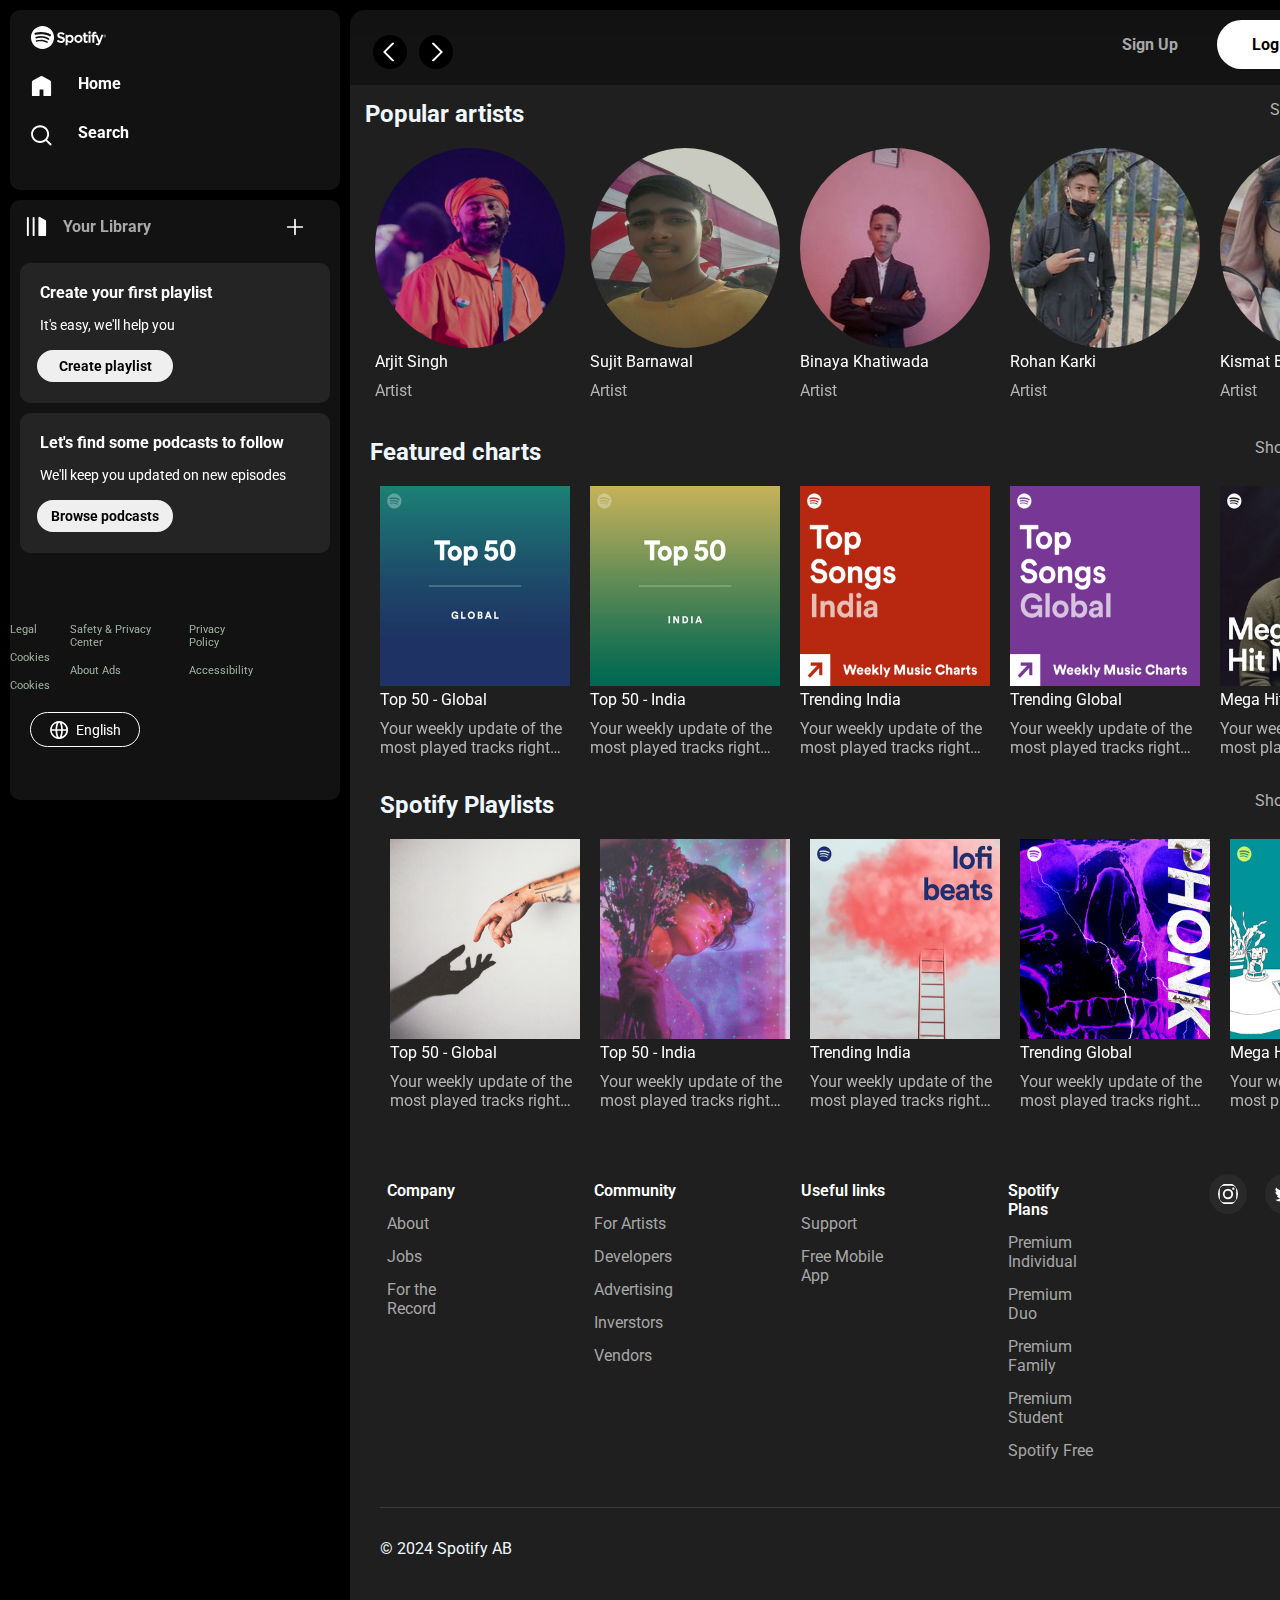
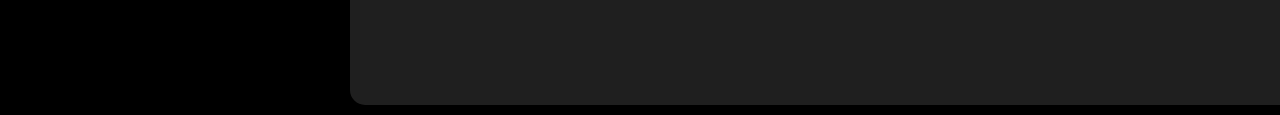
<file: index.html>
<!DOCTYPE html>
<html lang="en">

<head>
    <meta charset="UTF-8">
    <meta name="viewport" content="width=device-width, initial-scale=1.0">
    <link rel="stylesheet" href="left.css">
    <link rel="stylesheet" href="right.css">
    <link rel="stylesheet" href="utility.css">
    <title>Spotify - Web Player: Music for everyone</title>
</head>

<body>
    <div class="container">
        <div class="left">
            <div class="home">
                <ul>
                    <li><img class="invert" src="svgs\logo.svg" alt="Logo"></li>
                    <li><img class="invert" src="svgs\home.svg" alt="Home">Home</li>
                    <li><img class="invert" src="svgs\search.svg" alt="Search">Search</li>
                </ul>
            </div>

            <div class="library">
                <div class="heading">
                    <img class="invert" src="svgs/library.svg" alt="Collapse"> Your Library
                    <img id="plus" class="invert" src="svgs/plus.svg" alt="plus">
                </div>
                <div class="middle">
                    <div class="upper">
                        <div>Create your first playlist</div>
                        <div style="font-size: 14px; font-weight: 400;">It's easy, we'll help you</div>
                        <button id="cp">Create playlist</button>
                    </div>
                    <div class="lower">
                        <div>Let's find some podcasts to follow</div>
                        <div style="font-size: 14px; font-weight: 400;">We'll keep you updated on new episodes</div>
                        <button id="bp">Browse podcasts</button>
                    </div>
                </div>
                <div class="footer">
                    <div class="row">
                        <a href="">Legal</a>
                        <a href="">Cookies</a>
                        <a href="">Cookies</a>
                    </div>
                    <div class="row">
                        <a href="">Safety & Privacy Center</a>
                        <a href="">About Ads</a>
                    </div>
                    <div class="row">
                        <a href="">Privacy Policy</a>
                        <a href="">Accessibility</a>
                    </div>
                </div>
                <div class="language">
                    <button>
                        <img class="invert" src="svgs/globe.svg" alt="globe">English
                    </button>
                </div>
            </div>
        </div>

        

        <div class="right">
            <div class="header">
                <div class="content">

                    <div class="image">
                        <img id="leftarrow" src="svgs/leftarrow.svg" alt="leftarrow">
                        <img id="rightarrow" src="svgs/rightarrow.svg" alt="rightarrow">
                    </div>
                    <div class="login">
                        <a id="signup" href="">Sign Up</a>
                        <a id="login" href="">Log in</a>
                    </div>
                </div>
            </div>


            <div class="mid">
                <div class="playlist p1">
                    <div class="topic">
                        <h1 style="font-size: 24px; font-weight: 700;">Popular artists</h1>
                        <p style="color: #B3B3B3; font-size: 16px; font-weight: 400;">Show all</p>
                    </div>
                    <div class="box">
                        <a href="/arjit/index.html">
                            <div class="cards" id="arjit">
                                <button class="playbtn">
                                    <img src="Icons/play.png" alt="play">
                                </button>
                                <img class="image1" src="/artist/Arjit.jpeg" alt="Arjit">
                                <p>Arjit Singh</p>
                                <p id="artist" style="color: #B3B3B3;">Artist</p>
                            </div>
                        </a>
                        <div class="cards">
                            <button class="playbtn">
                                <img src="Icons/play.png" alt="play">
                            </button>
                            <img class="image1" src="/artist/sujit.jpg" alt="Sujit">
                            <p>Sujit Barnawal</p>
                            <p id="artist" style="color: #B3B3B3;">Artist</p>
                        </div>
                        <div class="cards">
                            <button class="playbtn">
                                <img src="Icons/play.png" alt="play">
                            </button>
                            <img class="image1" src="/artist/Binaya.jpg" alt="Binaya">
                            <p>Binaya Khatiwada</p>
                            <p id="artist" style="color: #B3B3B3;">Artist</p>
                        </div>
                        <div class="cards">
                            <button class="playbtn">
                                <img src="Icons/play.png" alt="play">
                            </button>
                            <img class="image1" src="/artist/Rohan.jpg" alt="Rohan">
                            <p>Rohan Karki</p>
                            <p id="artist" style="color: #B3B3B3;">Artist</p>
                        </div>
                        <div class="cards">
                            <button class="playbtn">
                                <img src="Icons/play.png" alt="play">
                            </button>
                            <img class="image1" src="/artist/Kismat.jpg" alt="Kismat">
                            <p>Kismat Bhandari</p>
                            <p id="artist" style="color: #B3B3B3;">Artist</p>
                        </div>
                        <div class="cards">
                            <button class="playbtn">
                                <img src="Icons/play.png" alt="play">
                            </button>
                            <img class="image1" src="/artist/Philip.jpg" alt="Philip">
                            <p>Philip Chhatkuli</p>
                            <p id="artist" style="color: #B3B3B3;">Artist</p>
                        </div>
                    </div>
                    <div class="playlist p2">
                        <div class="topic">
                            <h1 style="font-size: 24px; font-weight: 700;">Featured charts</h1>
                            <p style="color: #B3B3B3; font-size: 16px; font-weight: 400;">Show all</p>
                        </div>
                        <div class="box">
                            <div class="cards">
                                <button class="playbtn">
                                    <img src="Icons/play.png" alt="play">
                                </button>
                                <img src="/Featured Charts/img8.jpg" alt="">
                                <p>Top 50 - Global</p>
                                <p>Your weekly update of the most played tracks right now - Global.</p>
                            </div>
                            <div class="cards">
                                <button class="playbtn">
                                    <img src="Icons/play.png" alt="play">
                                </button>
                                <img src="/Featured Charts/img9.jpg" alt="">
                                <p>Top 50 - India</p>
                                <p>Your weekly update of the most played tracks right now - India.</p>
                            </div>
                            <div class="cards">
                                <button class="playbtn">
                                    <img src="Icons/play.png" alt="play">
                                </button>
                                <img src="/Featured Charts/img10.jpg" alt="">
                                <p>Trending India</p>
                                <p>Your weekly update of the most played tracks right now - India.</p>
                            </div>
                            <div class="cards">
                                <button class="playbtn">
                                    <img src="Icons/play.png" alt="play">
                                </button>
                                <img src="/Featured Charts/img16.jpg" alt="">
                                <p>Trending Global</p>
                                <p>Your weekly update of the most played tracks right now - Global.</p>
                            </div>
                            <div class="cards">
                                <button class="playbtn">
                                    <img src="Icons/play.png" alt="play">
                                </button>
                                <img src="/Featured Charts/img11.jpg" alt="">
                                <p>Mega Hits</p>
                                <p>Your weekly update of the most played tracks right now - Global.</p>
                            </div>
                            <div class="cards">
                                <button class="playbtn">
                                    <img src="Icons/play.png" alt="play">
                                </button>
                                <img src="/Featured Charts/img15.jpg" alt="">
                                <p>Happy Favourite</p>
                                <p>Your weekly update of the most played tracks right now - Global.</p>
                            </div>
                        </div>
                    </div>

                    <div class="playlist p3">
                        <div class="topic">
                            <h1 style="font-size: 24px; font-weight: 700;">Spotify Playlists</h1>
                            <p style="color: #B3B3B3; font-size: 16px; font-weight: 400;">Show all</p>
                        </div>
                        <div class="box">
                            <div class="cards">
                                <button class="playbtn">
                                    <img src="Icons/play.png" alt="play">
                                </button>
                                <img src="/Other images/img1.jpg" alt="">
                                <p>Top 50 - Global</p>
                                <p>Your weekly update of the most played tracks right now - Global.</p>
                            </div>
                            <div class="cards">
                                <button class="playbtn">
                                    <img src="Icons/play.png" alt="play">
                                </button>
                                <img src="/Other images/img2.jpg" alt="">
                                <p>Top 50 - India</p>
                                <p>Your weekly update of the most played tracks right now - India.</p>
                            </div>
                            <div class="cards">
                                <button class="playbtn">
                                    <img src="Icons/play.png" alt="play">
                                </button>
                                <img src="/Other images/img7.jpg" alt="">
                                <p>Trending India</p>
                                <p>Your weekly update of the most played tracks right now - India.</p>
                            </div>
                            <div class="cards">
                                <button class="playbtn">
                                    <img src="Icons/play.png" alt="play">
                                </button>
                                <img src="/Other images/img14.jpg" alt="">
                                <p>Trending Global</p>
                                <p>Your weekly update of the most played tracks right now - Global.</p>
                            </div>
                            <div class="cards">
                                <button class="playbtn">
                                    <img src="Icons/play.png" alt="play">
                                </button>
                                <img src="/Other images/img5.jpg" alt="">
                                <p>Mega Hits</p>
                                <p>Your weekly update of the most played tracks right now - Global.</p>
                            </div>
                            <div class="cards">
                                <button class="playbtn">
                                    <img src="Icons/play.png" alt="play">
                                </button>
                                <img src="/Other images/img6.jpg" alt="">
                                <p>Happy Favourite</p>
                                <p>Your weekly update of the most played tracks right now - Global.</p>
                            </div>
                        </div>
                    </div>


                </div>

                <div class="footer1">
                    <div class="grid">

                        <div class="rows">
                            <a class="head" href="">Company</a>
                            <a href="">About</a>
                            <a href="">Jobs</a>
                            <a href="">For the Record</a>
                        </div>
                        <div class="rows">
                            <a class="head" href="">Community</a>
                            <a href="">For Artists</a>
                            <a href="">Developers</a>
                            <a href="">Advertising</a>
                            <a href="">Inverstors</a>
                            <a href="">Vendors</a>
                        </div>
                        <div class="rows">
                            <a class="head" href="">Useful links</a>
                            <a href="">Support</a>
                            <a href="">Free Mobile App</a>
                        </div>
                        <div class="rows">
                            <a class="head" href="">Spotify Plans</a>
                            <a href="">Premium Individual</a>
                            <a href="">Premium Duo</a>
                            <a href="">Premium Family</a>
                            <a href="">Premium Student</a>
                            <a href="">Spotify Free</a>
                        </div>
                        <div class="icons">
                            <img src="/svgs/instagram.svg" alt="instagram">
                            <img src="/svgs/twiter.svg" alt="twiter">
                            <img src="/svgs/facebook.svg" alt="facebook">
                        </div>
                    </div>
                </div>
                <hr>
                <div class="last">
                    <p>© 2024 Spotify AB</p>
                </div>
            </div>
        </div>
        <script src="script.js"></script>
</body>

</html>
</file>
<file: left.css>
@import url('https://fonts.googleapis.com/css2?family=Roboto:ital,wght@0,100;0,300;0,400;0,500;0,700;0,900;1,100;1,300;1,400;1,500;1,700;1,900&display=swap');
*{
    margin: 0;
    padding: 0;
    font-family: "Roboto", sans-serif;
}
body{
    background-color: black;
}
.container{
    display: flex;
}
.left{
    width: 330px;
    height: 110vh;
    margin: 10px;
    font-size: 16px;
    font-weight: 700;
    color: rgb(255, 255, 255);
    position: fixed;
}

.home{
    border-radius: 10px;
    background-color: #121212;
    height: 180px;
}
.home ul li{
    list-style: none;
    gap: 25px;
    padding: 10px;
    display: flex;
    align-items: center;
    padding: 10px;
}
.home img{
    height: 23px;
    margin-left: 10px;
    margin-top: 6px;
}

.library{
    margin-top: 10px;
    background-color: #121212;
    height: 600px;
    border-radius: 10px;
}

.library .heading{
    color: #a9a9a9;
    padding: 15px;
    display: flex;
    align-items: center;
    gap: 15px;
}
#plus{
    display: flex;
    position: relative;
    left: 120px;
}
.middle{
    margin-top: 10px;
    margin-bottom: 70px;    
}
.middle .upper{
    background-color: #242424;
    border-radius: 10px;
    margin: 10px;
    height: 120px;
    padding: 10px;
}
.middle .upper div{
    margin: 10px;
    padding-bottom: 5px;
}
#cp{
    border: 2px solid #242424;
    font-family: "Roboto", sans-serif;
    display: flex;
    justify-content: center;
    align-items: center;
    margin: 5px;
    font-size: 14px;
    font-weight: 700;
    width: 140px;
    padding: 8px;
    border-radius: 25px;
}
#bp{
    border: 2px solid #242424;
    font-family: "Roboto", sans-serif;
    display: flex;
    justify-content: center;
    align-items: center;
    margin: 5px;
    font-size: 14px;
    font-weight: 700;
    width: 140px;
    padding: 8px;
    border-radius: 25px;
}

.middle .lower{
    background-color: #242424;
    border-radius: 10px;
    margin: 10px;
    height: 120px;
    padding: 10px;
}
.middle .lower div{
    margin: 10px;
    padding-bottom: 5px;
}


.library .footer{
    width: 19vw;
    display: flex;
    /* position: relative;
    top: 300px; */
    display: flex;
    justify-content: center;
    gap: 20px;
}
.library .footer a{
    color: #a0b3a2;
    font-size: 11px;
    font-weight: 400;
    text-decoration: none;
}
.footer .row{
    display: flex;
    flex-direction: column;
    gap: 15px;
}

.language button{
    font-size: 14px;
    border: 0.05px solid white;
    border-radius: 18px;
    display: flex;
    justify-content: center;
    align-items: center;
    margin: 20px;
    gap: 8px;
    width: 110px;
    height: 35px;
    padding: 5px;
    color: white;
    background-color: #121212;
    cursor: pointer;
}
.language button:hover{
    border: 2px solid white;
    font-size: 15px;
    transition: 0.05s;
    padding: 10px;
}
</file>
<file: right.css>
.right {
    color: aliceblue;
    background-color: #121212;
    width: 77.8vw;
    height: 180vh;
    margin-top: 10px;
    margin-left: 350px;
    margin-bottom: 85px;
    border-radius: 15px;
}
a{
    text-decoration: none;
}
.right .header {
    height: 50px;
    background-color: #131313;
}

.right .content {
    margin: 15px;
    margin-top: 25px;
    display: flex;
    justify-content: space-between;
}

.right .header .content img {
    margin-left: 8px;
    width: 20px;
    padding: 7px;
    cursor: pointer;
    border-radius: 60px;
    background-color: black;
    border: 0.1px solid rgb(250, 247, 247);
    border: none;
}

.right .header .content .login a {
    text-decoration: none;
    font-size: 16px;
    font-weight: 700;
}

#signup {
    color: rgb(167, 167, 167);
    position: relative;
    left: -35px;
}

#login {
    padding: 15px 35px;
    border-radius: 25px;
    background-color: white;
    color: black;
}

.mid {
    background-color: #1f1f1f;
    height: 100%;
    border-bottom-left-radius: 15px;
    border-bottom-right-radius: 15px;
}

.mid .playlist .topic {
    display: flex;
    justify-content: space-between;
    cursor: pointer;
}

.mid .playlist {
    padding: 15px;
}

.mid .topic p:hover {
    text-decoration: underline;
    text-decoration-color: white;
}

.mid .topic h1:hover {
    text-decoration: underline;
    text-decoration-color: white;
}

.cards img {
    height: 200px;
    width: 190px;
}

.box {
    display: flex;
}

.cards {
    margin-top: 10px;
    height: 265px;
    width: 195px;
    padding: 10px;
    font-size: 16px;
    font-weight: 400;
    cursor: pointer;
    position: relative;
}
.cards p{
    color: #FFFFFF;
}
#artist {
    margin-top: 10px;
}

.playbtn img {
    width: 25px;
    height: 25px;
    filter: invert(1);
}

.playbtn {
    position: absolute;
    top: 50%;
    left: 65%;
    padding: 28px;
    width: 40px;
    height: 35px;
    background-color: rgb(94, 234, 94);
    border: none;
    cursor: pointer;
    border-radius: 50%;
    display: flex;
    justify-content: center;
    align-items: center;
    z-index: 1;
    opacity: 0;
}
.playbtn:hover{
    padding: 29px;
}
.cards:hover .playbtn{
    opacity: 1;
}

.cards:hover {
    background-color: #4241411a;
}

.p2 {
    margin-left: -10px;
}

.playlist .box .cards p:nth-child(4) {
    margin-top: 10px;
    color: #B3B3B3;
    overflow: hidden;
    display: -webkit-box;
    /* For compatibility with older browsers */
    -webkit-line-clamp: 2;
    /* Limit the number of lines */
    -webkit-box-orient: vertical;
    /* Display the lines vertically */
    white-space: normal;
    /* Allow text to wrap within the specified number of lines */
    text-overflow: ellipsis;
    /* Display an ellipsis (...) to indicate overflow */
}

.footer1 {
    display: flex;
    margin: 10px;
}

.grid {
    display: grid;
    grid-template-columns: repeat(5, 1fr);
    gap: 100px;
    max-width: 1200px;
    padding: 20px;
}

.rows {
    display: flex;
    flex-direction: column;
}

.rows a {
    font-size: 16px;
    font-weight: 400;
    color: rgb(167, 167, 167);
    text-decoration: none;
    padding: 7px;
}

.grid .rows .head {
    font-weight: 600;
    color: #FFFFFF;
}

.rows a:not(:first-child):hover {
    text-decoration: underline;
    color: #FFFFFF;
}

.icons img {
    width: 20px;
    background-color: #292929;
    padding: 9px;
    border-radius: 50%;
}

.icons {
    width: 100px;
    display: flex;
    gap: 18px;
    height: 40px;
}

hr {
    filter: brightness(0.38);
    height: 1px;
    border-bottom: none;
    border-left: none;
    border-right: none;
    margin: 20px;
    margin-left: 30px;
    margin-right: 30px;
}

.last {
    margin: 30px;
}
</file>
<file: utility.css>
.invert{
    filter: invert(1);
}
.image1{
    border-radius: 50%;
        filter: grayscale(0.5);
        filter:brightness(0.8);
}
.custom-color {
    filter: hue-rotate(0deg) saturate(10000%) brightness(100%) grayscale(1) contrast(100%);
    filter: invert(1) sepia(0) saturate(1) hue-rotate(144deg);
    filter: hue-rotate(180deg) brightness(0.5) contrast(2);
}
</file>
